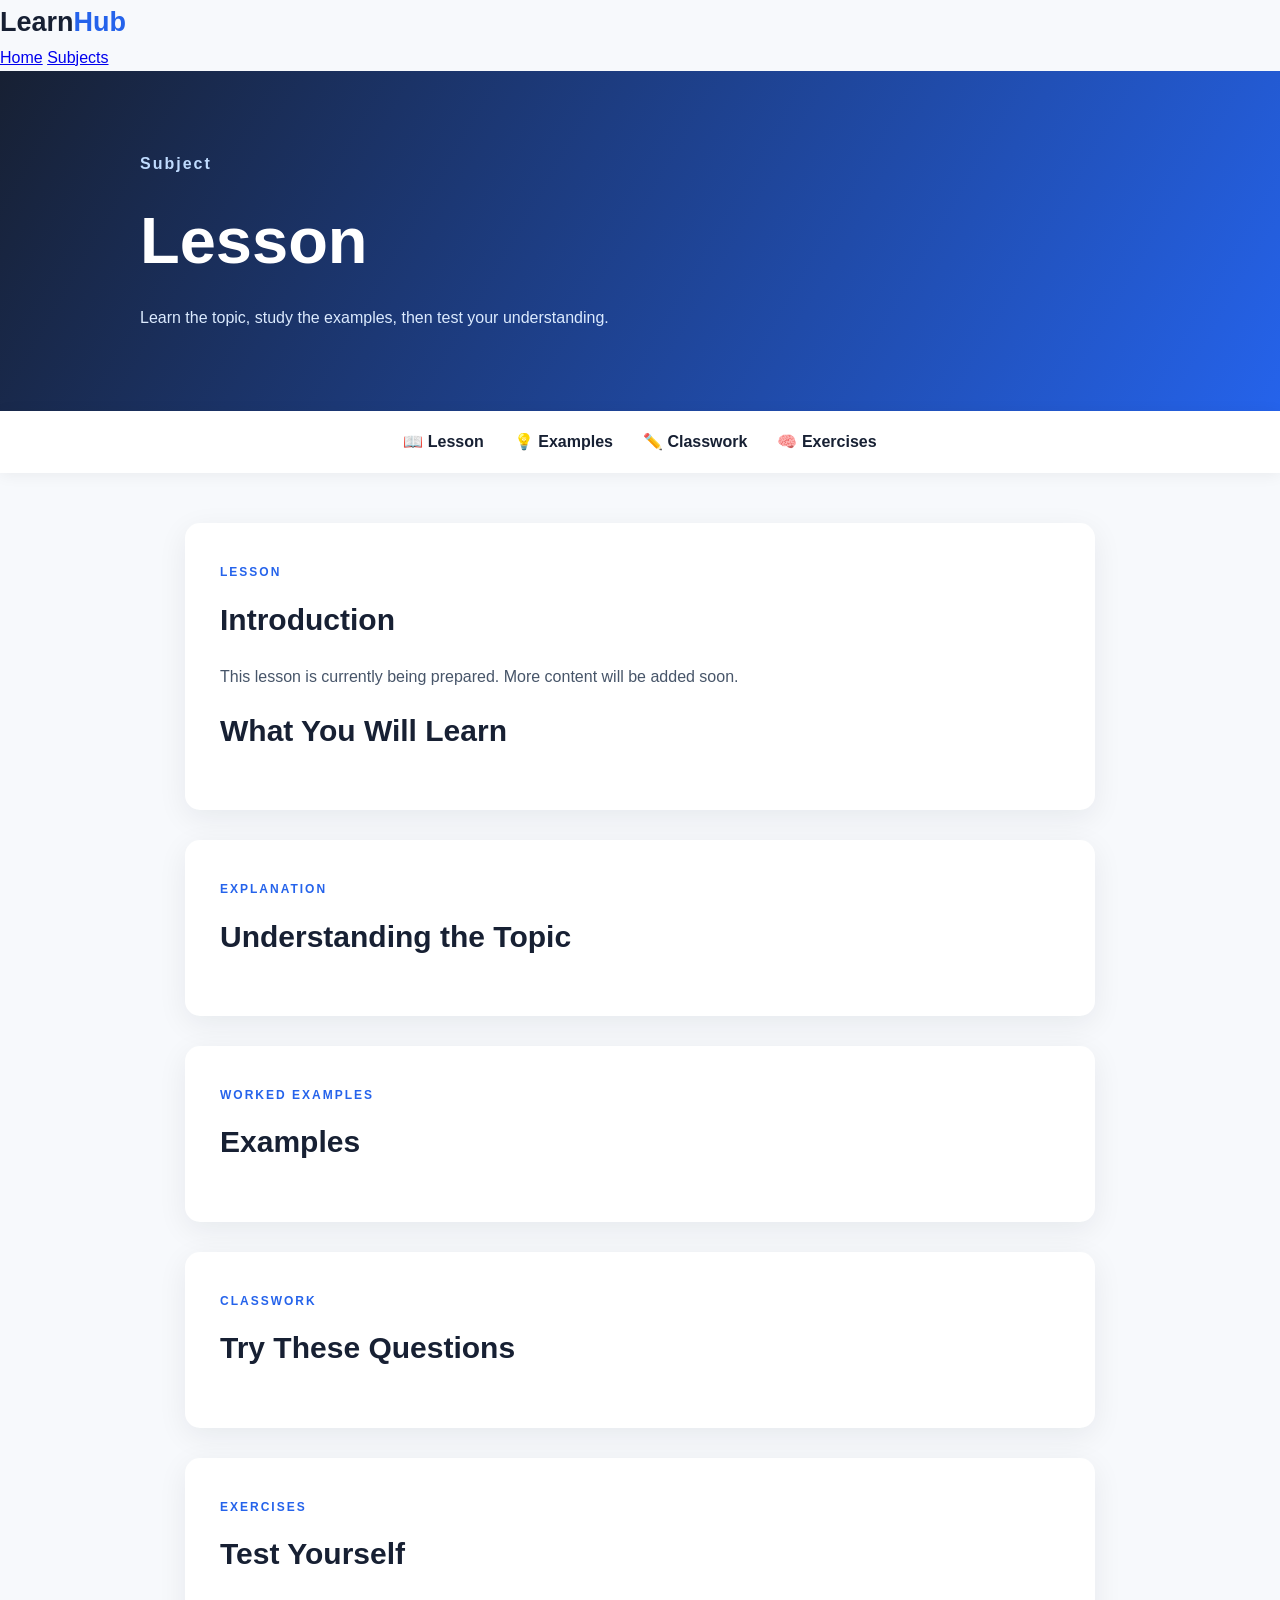
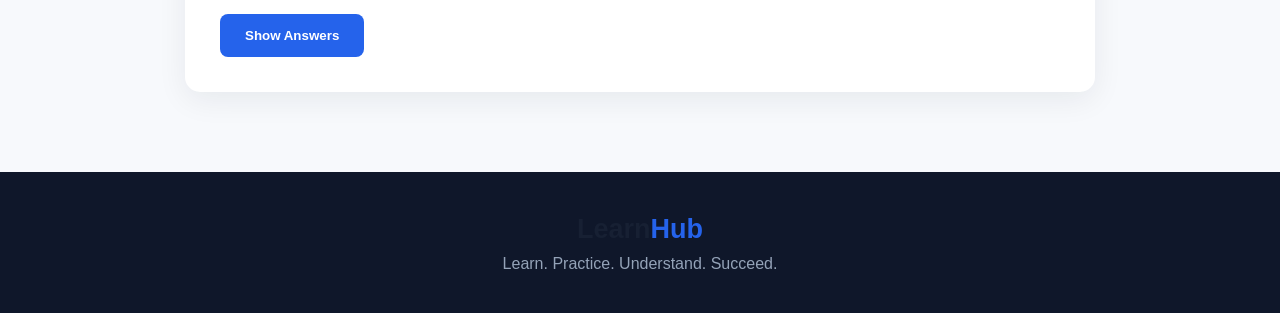
<file: lesson.html>
<!DOCTYPE html>
<html lang="en">

<head>
    <meta charset="UTF-8">
    <meta name="viewport" content="width=device-width, initial-scale=1.0">

    <title>Lesson | LearnHub</title>

    <link rel="stylesheet" href="style.css">
    <link rel="stylesheet" href="lesson.css">
</head>

<body>

    <!-- Navigation -->
    <header>
        <nav class="navbar">

            <div class="logo">
                Learn<span>Hub</span>
            </div>

            <div class="nav-links">
                <a href="index.html">Home</a>
                <a href="index.html#subjects">Subjects</a>
            </div>

        </nav>
    </header>


    <!-- Lesson Header -->
    <section class="lesson-header">

        <div>

            <p id="lessonSubject">
                SUBJECT
            </p>

            <h1 id="lessonTitle">
                Topic
            </h1>

            <p>
                Learn the topic, study the examples,
                then test your understanding.
            </p>

        </div>

    </section>


    <!-- Lesson Navigation -->
    <div class="lesson-navigation">

        <a href="#lesson">📖 Lesson</a>

        <a href="#examples">💡 Examples</a>

        <a href="#classwork">✏️ Classwork</a>

        <a href="#exercises">🧠 Exercises</a>

    </div>


    <!-- Main Content -->
    <main class="lesson-container">


        <!-- Lesson -->
        <section id="lesson" class="lesson-card">

            <span class="lesson-label">
                LESSON
            </span>

            <h2>Introduction</h2>

            <p id="lessonIntroduction">
                Welcome to this lesson.
            </p>

            <h2>What You Will Learn</h2>

            <ul id="learningObjectives">

            </ul>

        </section>


        <!-- Explanation -->
        <section class="lesson-card">

            <span class="lesson-label">
                EXPLANATION
            </span>

            <h2>Understanding the Topic</h2>

            <div id="lessonExplanation">

            </div>

        </section>


        <!-- Examples -->
        <section id="examples" class="lesson-card">

            <span class="lesson-label">
                WORKED EXAMPLES
            </span>

            <h2>Examples</h2>

            <div id="workedExamples">

            </div>

        </section>


        <!-- Classwork -->
        <section id="classwork" class="lesson-card">

            <span class="lesson-label">
                CLASSWORK
            </span>

            <h2>Try These Questions</h2>

            <div id="classworkQuestions">

            </div>

        </section>


        <!-- Exercises -->
        <section id="exercises" class="lesson-card">

            <span class="lesson-label">
                EXERCISES
            </span>

            <h2>Test Yourself</h2>

            <div id="exerciseQuestions">

            </div>

            <button
                class="check-button"
                onclick="showAnswers()">
                Show Answers
            </button>

            <div
                id="answers"
                class="answers">
            </div>

        </section>


    </main>


    <footer>

        <div class="logo">
            Learn<span>Hub</span>
        </div>

        <p>
            Learn. Practice. Understand. Succeed.
        </p>

    </footer>


    <script src="lesson.js"></script>

</body>

</html>
</file>
<file: style.css>
*{box-sizing:border-box;margin:0;padding:0}html{scroll-behavior:smooth}body{font-family:Arial,sans-serif;background:#f7f9fc;color:#172033;line-height:1.65}.wrap{max-width:1150px;margin:auto;padding-left:22px;padding-right:22px}.nav{height:72px;background:#fff;display:flex;align-items:center;justify-content:space-between;padding:0 5%;position:sticky;top:0;z-index:20;box-shadow:0 2px 14px #0000000d}.logo{font-size:27px;font-weight:800;text-decoration:none;color:#172033}.logo span{color:#2563eb}.nav nav{display:flex;gap:25px}.nav nav a{text-decoration:none;color:#172033;font-weight:600}.hero{background:linear-gradient(120deg,#0f172a,#2563eb);color:#fff;min-height:570px;display:flex;align-items:center}.hero .wrap{width:100%}.eyebrow{font-size:12px;letter-spacing:2px;font-weight:800;color:#2563eb}.hero .eyebrow,.subhero .eyebrow{color:#bfdbfe}.hero h1{font-size:clamp(45px,7vw,78px);line-height:1.05;margin:12px 0 20px}.hero p:not(.eyebrow){max-width:650px;font-size:19px;color:#e2e8f0}.btn{display:inline-block;background:#2563eb;color:#fff;text-decoration:none;border:0;border-radius:8px;padding:13px 22px;font-weight:700;cursor:pointer;margin-top:25px}.hero .btn{background:#fff;color:#2563eb}.section{padding-top:80px;padding-bottom:80px}.center{text-align:center;margin-bottom:38px}.center h2{font-size:38px}.center p{color:#64748b}.grid{display:grid;grid-template-columns:repeat(3,1fr);gap:22px}.card,.topic{background:#fff;border-radius:15px;padding:28px;text-decoration:none;color:inherit;box-shadow:0 8px 30px #0f172a0d;transition:.2s}.card:hover,.topic:hover{transform:translateY(-5px)}.icon{font-size:40px}.icon.big{font-size:50px}.card h3,.topic h3{font-size:24px;margin:10px 0}.card p,.topic p{color:#64748b}.card span,.topic span{display:block;margin-top:18px;color:#2563eb;font-weight:700}.dark{background:#172033;color:#fff;padding:80px 0}.dark p:not(.eyebrow){max-width:700px;color:#cbd5e1}.dark h2{font-size:40px;margin:10px 0}.subhero{background:linear-gradient(120deg,#172033,#2563eb);color:#fff;padding:70px 0}.subhero h1{font-size:55px}.subhero p:last-child{max-width:700px;color:#dbeafe}.topic-grid{display:grid;grid-template-columns:repeat(3,1fr);gap:18px}.lesson{padding-top:50px;padding-bottom:70px}.lesson-card{background:#fff;border-radius:15px;padding:32px;margin-bottom:25px;box-shadow:0 8px 30px #0f172a0d}.prose{margin-top:12px}.prose p{margin:12px 0}.prose li{margin:8px 0;margin-left:22px}.example{background:#eff6ff;border-left:4px solid #2563eb;border-radius:8px;padding:18px;margin:15px 0}.question{padding:18px;background:#f8fafc;border-radius:10px;margin:15px 0}.option{display:block;padding:7px}.result{min-height:100vh;display:grid;place-items:center}.result-card{background:#fff;padding:50px;text-align:center;border-radius:16px;box-shadow:0 8px 30px #0001}.result-card h1{font-size:70px;color:#2563eb}footer{background:#0f172a;color:#94a3b8;text-align:center;padding:35px}@media(max-width:800px){.grid,.topic-grid{grid-template-columns:1fr}.nav nav{gap:12px}.hero h1,.subhero h1{font-size:45px}.lesson-card{padding:23px}}
</file>
<file: lesson.css>
.lesson-header {
    background: linear-gradient(
        120deg,
        #172033,
        #2563eb
    );

    color: white;

    padding: 80px 25px;
}

.lesson-header > div {
    max-width: 1000px;
    margin: auto;
}

.lesson-header p:first-child {
    color: #bfdbfe;
    font-weight: bold;
    letter-spacing: 2px;
}

.lesson-header h1 {
    font-size: clamp(40px, 6vw, 65px);
    margin: 10px 0;
}

.lesson-header p:last-child {
    color: #dbeafe;
    max-width: 650px;
}


.lesson-navigation {
    background: white;

    display: flex;
    justify-content: center;
    gap: 30px;

    padding: 18px;

    position: sticky;
    top: 70px;

    z-index: 10;

    box-shadow:
        0 2px 15px rgba(0, 0, 0, 0.06);
}

.lesson-navigation a {
    text-decoration: none;
    color: #172033;
    font-weight: bold;
}

.lesson-navigation a:hover {
    color: #2563eb;
}


.lesson-container {
    max-width: 950px;
    margin: auto;
    padding: 50px 20px;
}


.lesson-card {
    background: white;

    padding: 35px;

    margin-bottom: 30px;

    border-radius: 15px;

    box-shadow:
        0 8px 30px rgba(15, 23, 42, 0.07);
}


.lesson-label {
    color: #2563eb;

    font-size: 12px;

    font-weight: bold;

    letter-spacing: 2px;
}


.lesson-card h2 {
    margin: 10px 0 20px;

    font-size: 30px;
}


.lesson-card p {
    color: #475569;

    margin-bottom: 15px;
}


.lesson-card li {
    margin: 10px 0;
}


.example {
    background: #eff6ff;

    border-left: 4px solid #2563eb;

    padding: 20px;

    margin: 15px 0;

    border-radius: 8px;
}


.question {
    padding: 18px;

    background: #f8fafc;

    margin: 15px 0;

    border-radius: 8px;
}


.check-button {
    background: #2563eb;

    color: white;

    border: none;

    padding: 14px 25px;

    border-radius: 8px;

    font-weight: bold;

    cursor: pointer;

    margin-top: 15px;
}


.check-button:hover {
    background: #1d4ed8;
}


.answers {
    display: none;

    background: #ecfdf5;

    border-left: 4px solid #16a34a;

    padding: 20px;

    margin-top: 20px;

    border-radius: 8px;
}


@media (max-width: 600px) {

    .lesson-navigation {
        gap: 12px;

        overflow-x: auto;

        justify-content: flex-start;

        white-space: nowrap;
    }

    .lesson-card {
        padding: 25px 20px;
    }

}
</file>
